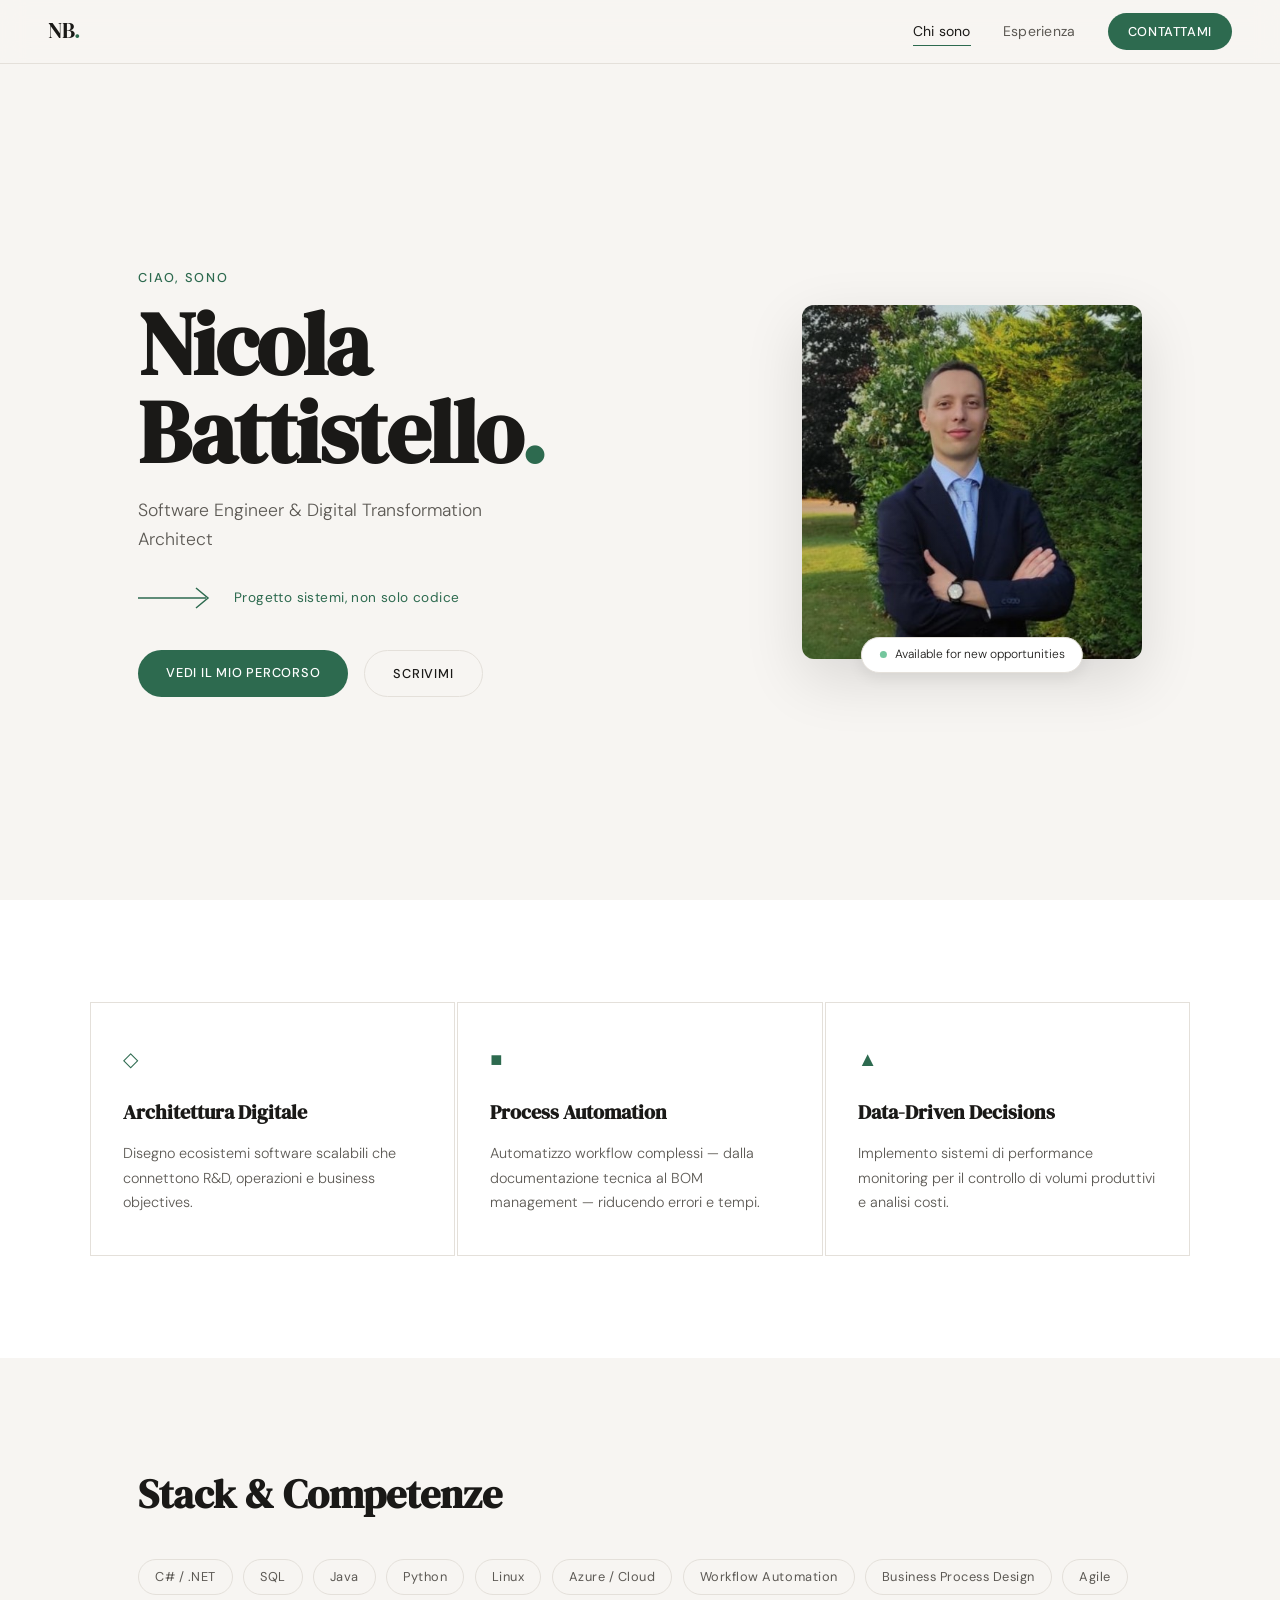
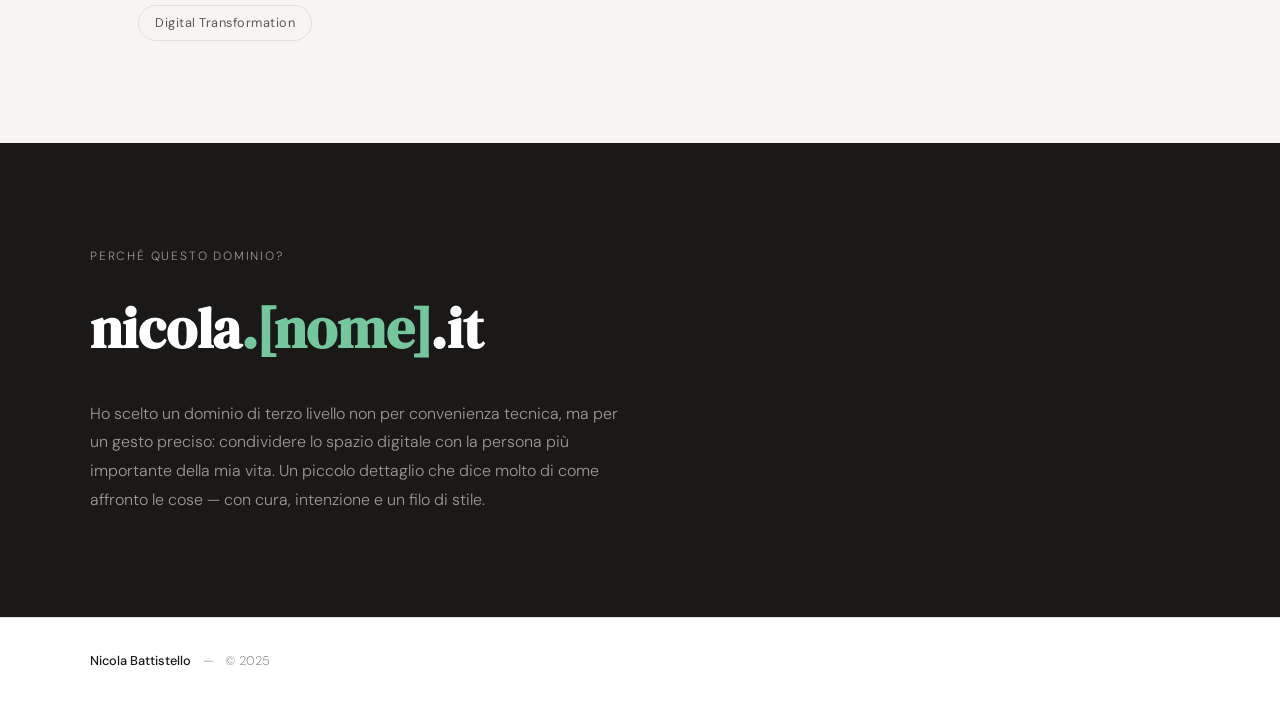
<file: preview.html>
<!DOCTYPE html>
<html lang="it">
<head>
  <meta charset="UTF-8">
  <meta name="viewport" content="width=device-width, initial-scale=1.0">
  <title>Nicola Battistello — Software Engineer</title>
  <link rel="preconnect" href="https://fonts.googleapis.com">
  <link href="https://fonts.googleapis.com/css2?family=DM+Serif+Display:ital@0;1&family=DM+Sans:wght@300;400;500&display=swap" rel="stylesheet">
  <style>/* ================================================
   Nicola Battistello — Personal Site
   style.css
   ================================================ */

/* -- Reset & Variables -- */
*, *::before, *::after { box-sizing: border-box; margin: 0; padding: 0; }

:root {
  --bg:       #F7F5F2;
  --surface:  #FFFFFF;
  --ink:      #1A1917;
  --ink-2:    #5C5954;
  --ink-3:    #9C9894;
  --accent:   #2D6A4F;
  --accent-2: #74C69D;
  --border:   #E4E0DA;
  --radius:   12px;
  --ff-serif: "DM Serif Display", serif;
  --ff-sans:  "DM Sans", sans-serif;
  --max-w:    1100px;
  --nav-h:    64px;
}

html { scroll-behavior: smooth; }

body {
  background: var(--bg);
  color: var(--ink);
  font-family: var(--ff-sans);
  font-weight: 300;
  font-size: 16px;
  line-height: 1.65;
  min-height: 100vh;
  overflow-x: hidden;
}

/* -- NAV -- */
.nav {
  position: fixed; top: 0; left: 0; right: 0;
  height: var(--nav-h);
  display: flex; align-items: center;
  justify-content: space-between;
  padding: 0 clamp(1.5rem, 5vw, 3rem);
  background: rgba(247,245,242,0.88);
  backdrop-filter: blur(12px);
  -webkit-backdrop-filter: blur(12px);
  border-bottom: 1px solid var(--border);
  z-index: 100;
  transition: box-shadow .3s;
}
.nav.scrolled { box-shadow: 0 4px 24px rgba(0,0,0,.06); }

.nav__logo {
  font-family: var(--ff-serif);
  font-size: 1.4rem;
  letter-spacing: -.5px;
  color: var(--ink);
  text-decoration: none;
}
.dot { color: var(--accent); }

.nav__links { display: flex; align-items: center; gap: 2rem; }

.nav__link {
  font-size: .875rem; font-weight: 400;
  color: var(--ink-2); text-decoration: none;
  letter-spacing: .02em; transition: color .2s;
  position: relative;
}
.nav__link::after {
  content: '';
  position: absolute; bottom: -3px; left: 0; right: 0;
  height: 1px; background: var(--accent);
  transform: scaleX(0); transform-origin: left;
  transition: transform .25s;
}
.nav__link:hover, .nav__link.active { color: var(--ink); }
.nav__link:hover::after, .nav__link.active::after { transform: scaleX(1); }

.nav__cta {
  font-size: .8rem; font-weight: 500;
  letter-spacing: .05em; text-transform: uppercase;
  color: var(--surface); background: var(--accent);
  padding: .5rem 1.25rem; border-radius: 100px;
  text-decoration: none; transition: background .2s, transform .2s;
}
.nav__cta:hover { background: var(--ink); transform: translateY(-1px); }

.nav__burger {
  display: none; flex-direction: column; gap: 5px;
  background: none; border: none; cursor: pointer; padding: 4px;
}
.nav__burger span { display: block; width: 22px; height: 1.5px; background: var(--ink); }

/* -- MOBILE MENU -- */
.mobile-menu {
  display: none; flex-direction: column; gap: .5rem;
  position: fixed; top: var(--nav-h); left: 0; right: 0;
  background: var(--surface); border-bottom: 1px solid var(--border);
  padding: 1.5rem 2rem; z-index: 99;
}
.mobile-menu a {
  color: var(--ink); text-decoration: none; font-size: 1.1rem;
  padding: .5rem 0; border-bottom: 1px solid var(--border);
}
.mobile-menu.open { display: flex; }

/* -- ANIMATIONS -- */
[data-anim] { opacity: 0; transform: translateY(28px); transition: opacity .7s ease, transform .7s ease; }
[data-anim="fade-in"] { transform: none; }
[data-anim].visible { opacity: 1; transform: translateY(0); }

/* -- LAYOUT -- */
main { padding-top: var(--nav-h); }

/* ================================================
   HOME — HERO
   ================================================ */
.hero {
  min-height: calc(100vh - var(--nav-h));
  max-width: var(--max-w); margin: 0 auto;
  padding: clamp(4rem, 10vh, 8rem) clamp(1.5rem, 5vw, 3rem);
  display: grid;
  grid-template-columns: 1fr auto;
  gap: 3rem; align-items: center;
}
.hero__pre {
  font-size: .8rem; font-weight: 500;
  letter-spacing: .15em; text-transform: uppercase;
  color: var(--accent); margin-bottom: .75rem;
}
.hero__name {
  font-family: var(--ff-serif);
  font-size: clamp(3rem, 7vw, 5.5rem);
  line-height: 1.0; letter-spacing: -1.5px; margin-bottom: 1.25rem;
}
.hero__title {
  font-size: clamp(.95rem, 2vw, 1.1rem);
  color: var(--ink-2); max-width: 380px; margin-bottom: 2rem;
}
.hero__arrow {
  display: flex; align-items: center; gap: 1rem;
  color: var(--accent); margin-bottom: 2.5rem;
  font-size: .85rem; font-weight: 400; letter-spacing: .03em;
}
.hero__arrow svg { width: 80px; flex-shrink: 0; }
.hero__actions { display: flex; flex-wrap: wrap; gap: 1rem; }

/* Photo */
.hero__photo { position: relative; flex-shrink: 0; }
.hero__photo-frame {
  width: clamp(220px, 28vw, 340px);
  aspect-ratio: 465 / 484;
  overflow: hidden; border-radius: var(--radius);
  box-shadow: 0 20px 60px rgba(0,0,0,.12); position: relative;
}
.hero__photo-frame::before {
  content: ''; position: absolute; inset: 0;
  background: linear-gradient(135deg, rgba(45,106,79,.08) 0%, transparent 60%);
  z-index: 1;
}
.hero__photo-frame img {
  width: 100%; height: 100%;
  object-fit: cover; object-position: center top; display: block;
}
.hero__badge {
  position: absolute; bottom: -14px; left: 50%; transform: translateX(-50%);
  background: var(--surface); border: 1px solid var(--border);
  border-radius: 100px; padding: .45rem 1.1rem;
  font-size: .75rem; white-space: nowrap;
  display: flex; align-items: center; gap: .5rem;
  box-shadow: 0 4px 16px rgba(0,0,0,.08);
}
.hero__badge-dot {
  width: 7px; height: 7px; border-radius: 50%;
  background: var(--accent-2); animation: pulse 2s ease-in-out infinite;
}
@keyframes pulse {
  0%, 100% { box-shadow: 0 0 0 0 rgba(116,198,157,.6); }
  50%       { box-shadow: 0 0 0 6px rgba(116,198,157,0); }
}

/* -- BUTTONS -- */
.btn {
  display: inline-block; font-size: .8rem; font-weight: 500;
  letter-spacing: .06em; text-transform: uppercase; text-decoration: none;
  padding: .75rem 1.75rem; border-radius: 100px;
  transition: background .2s, color .2s, transform .2s, box-shadow .2s;
}
.btn--primary { background: var(--accent); color: var(--surface); }
.btn--primary:hover {
  background: var(--ink); transform: translateY(-2px);
  box-shadow: 0 8px 24px rgba(45,106,79,.25);
}
.btn--ghost { background: transparent; color: var(--ink); border: 1px solid var(--border); }
.btn--ghost:hover { border-color: var(--ink); transform: translateY(-2px); }

/* -- PILLARS -- */
.pillars {
  background: var(--surface);
  padding: clamp(4rem, 8vw, 7rem) clamp(1.5rem, 5vw, 3rem);
}
.pillars__grid {
  max-width: var(--max-w); margin: 0 auto;
  display: grid; grid-template-columns: repeat(auto-fit, minmax(280px, 1fr)); gap: 2px;
}
.pillar { padding: 2.5rem 2rem; border: 1px solid var(--border); transition: background .25s; }
.pillar:hover { background: var(--bg); }
.pillar__icon { font-size: 1.25rem; color: var(--accent); margin-bottom: 1.25rem; }
.pillar h3 { font-family: var(--ff-serif); font-size: 1.25rem; margin-bottom: .75rem; }
.pillar p { color: var(--ink-2); font-size: .9rem; line-height: 1.7; }

/* -- STACK -- */
.stack {
  max-width: var(--max-w); margin: 0 auto;
  padding: clamp(4rem, 8vw, 7rem) clamp(1.5rem, 5vw, 3rem);
}
.section-title { font-family: var(--ff-serif); font-size: clamp(1.75rem, 4vw, 2.5rem); margin-bottom: 2rem; }
.stack__chips { display: flex; flex-wrap: wrap; gap: .65rem; }
.stack__chips span {
  font-size: .8rem; font-weight: 400; letter-spacing: .04em;
  padding: .4rem 1rem; border: 1px solid var(--border); border-radius: 100px;
  color: var(--ink-2); transition: border-color .2s, color .2s; cursor: default;
}
.stack__chips span:hover { border-color: var(--accent); color: var(--accent); }

/* -- DOMAIN NOTE -- */
.domain-note {
  background: var(--ink);
  padding: clamp(4rem, 8vw, 7rem) clamp(1.5rem, 5vw, 3rem);
}
.domain-note__inner { max-width: var(--max-w); margin: 0 auto; }
.domain-note__label {
  font-size: .75rem; letter-spacing: .15em; text-transform: uppercase;
  color: var(--ink-3); margin-bottom: 1rem;
}
.domain-note h2 {
  font-family: var(--ff-serif);
  font-size: clamp(2rem, 5vw, 3.5rem);
  color: var(--surface); margin-bottom: 1.5rem;
}
.accent { color: var(--accent-2); }
.domain-note p { color: var(--ink-3); max-width: 540px; line-height: 1.8; }

/* ================================================
   CV PAGE
   ================================================ */
.cv-page {
  max-width: var(--max-w); margin: 0 auto;
  padding: 0 clamp(1.5rem, 5vw, 3rem) 6rem;
}
.cv-header {
  padding: clamp(4rem, 8vh, 7rem) 0 3rem;
  border-bottom: 1px solid var(--border); margin-bottom: 4rem;
}
.cv-header h1 { font-family: var(--ff-serif); font-size: clamp(2.5rem, 6vw, 4rem); margin-bottom: 1rem; }
.cv-header p { color: var(--ink-2); max-width: 500px; }

/* -- TIMELINE -- */
.timeline { position: relative; padding-left: 2rem; margin-bottom: 5rem; }
.timeline::before {
  content: ''; position: absolute; left: 0; top: 8px; bottom: 0;
  width: 1px; background: var(--border);
}
.timeline__item { position: relative; margin-bottom: 3.5rem; padding-left: 2rem; }
.timeline__marker {
  position: absolute; left: -2.4rem; top: 6px;
  width: 10px; height: 10px; border-radius: 50%;
  background: var(--border); border: 2px solid var(--bg);
  box-shadow: 0 0 0 1px var(--border); transition: background .3s;
}
.timeline__item--current .timeline__marker { background: var(--accent); }
.timeline__item:hover .timeline__marker { background: var(--accent); }
.timeline__meta { display: flex; flex-wrap: wrap; align-items: center; gap: .75rem; margin-bottom: .5rem; }
.timeline__company { font-size: .75rem; font-weight: 500; letter-spacing: .1em; text-transform: uppercase; color: var(--accent); }
.timeline__period { font-size: .8rem; color: var(--ink-3); }
.timeline__role { font-family: var(--ff-serif); font-size: 1.4rem; line-height: 1.3; margin-bottom: 1rem; }
.timeline__role em { font-style: italic; color: var(--ink-2); }
.timeline__points { list-style: none; display: flex; flex-direction: column; gap: .6rem; }
.timeline__points li {
  font-size: .9rem; color: var(--ink-2);
  padding-left: 1.25rem; position: relative; line-height: 1.6;
}
.timeline__points li::before {
  content: '—'; position: absolute; left: 0;
  color: var(--accent-2); font-size: .75rem; top: .15rem;
}

/* -- EDUCATION -- */
.education { margin-bottom: 5rem; }
.edu__grid { display: flex; flex-direction: column; gap: 1.5rem; margin-top: 2rem; }
.edu__item {
  display: flex; gap: 2rem; align-items: flex-start;
  padding: 1.5rem; border: 1px solid var(--border);
  border-radius: var(--radius); transition: box-shadow .25s;
}
.edu__item:hover { box-shadow: 0 4px 20px rgba(0,0,0,.06); }
.edu__year { font-family: var(--ff-serif); font-size: 1.5rem; color: var(--ink-3); flex-shrink: 0; min-width: 4rem; }
.edu__item strong { font-weight: 500; display: block; margin-bottom: .25rem; }
.edu__item p { color: var(--ink-2); font-size: .875rem; }

/* -- CV CTA -- */
.cv-cta {
  text-align: center; padding: 4rem 2rem;
  background: var(--surface); border: 1px solid var(--border); border-radius: var(--radius);
}
.cv-cta h2 { font-family: var(--ff-serif); font-size: clamp(1.75rem, 4vw, 2.5rem); margin-bottom: 1rem; }
.cv-cta p { color: var(--ink-2); margin-bottom: 2rem; }
.cv-cta .hero__actions { justify-content: center; }

/* -- FOOTER -- */
.footer { padding: 2rem clamp(1.5rem, 5vw, 3rem); border-top: 1px solid var(--border); background: var(--surface); }
.footer__inner {
  max-width: var(--max-w); margin: 0 auto;
  display: flex; gap: .75rem; align-items: center;
  font-size: .8rem; color: var(--ink-3);
}
.footer__name { color: var(--ink); font-weight: 500; }

/* ================================================
   RESPONSIVE
   ================================================ */
@media (max-width: 768px) {
  .hero { grid-template-columns: 1fr; text-align: center; min-height: unset; padding-top: 3rem; }
  .hero__text { order: 2; }
  .hero__photo { order: 1; display: flex; flex-direction: column; align-items: center; }
  .hero__photo-frame { width: min(240px, 70vw); }
  .hero__title { margin: 0 auto 2rem; }
  .hero__arrow { justify-content: center; }
  .hero__actions { justify-content: center; }
  .nav__links { display: none; }
  .nav__burger { display: flex; }
  .timeline { padding-left: 1rem; }
  .edu__item { flex-direction: column; gap: .5rem; }
}

/* -- PAGE SWITCHER (static preview only) -- */
.page { display: none; }
.page.active { display: block; }
</style>
</head>
<body>

<nav class="nav" id="nav">
  <div class="nav__logo">NB<span class="dot">.</span></div>
  <div class="nav__links">
    <a href="#" class="nav__link active" id="link-home" onclick="showPage('home',this);return false;">Chi sono</a>
    <a href="#" class="nav__link" id="link-cv" onclick="showPage('cv',this);return false;">Esperienza</a>
    <a href="mailto:nicolabat1992@gmail.com" class="nav__cta">Contattami</a>
  </div>
  <button class="nav__burger" id="burger" aria-label="Menu">
    <span></span><span></span><span></span>
  </button>
</nav>

<div class="mobile-menu" id="mobileMenu">
  <a href="#" onclick="showPage('home',document.getElementById('link-home'));return false;">Chi sono</a>
  <a href="#" onclick="showPage('cv',document.getElementById('link-cv'));return false;">Esperienza</a>
  <a href="mailto:nicolabat1992@gmail.com">Contattami</a>
</div>

<!-- ===== HOME ===== -->
<div class="page active" id="page-home">
<main class="home">

  <section class="hero">
    <div class="hero__text" data-anim="fade-up">
      <p class="hero__pre">Ciao, sono</p>
      <h1 class="hero__name">Nicola<br>Battistello<span class="dot">.</span></h1>
      <p class="hero__title">Software Engineer &amp; Digital Transformation Architect</p>
      <div class="hero__arrow" aria-hidden="true">
        <svg viewBox="0 0 80 24" fill="none" xmlns="http://www.w3.org/2000/svg">
          <line x1="0" y1="12" x2="68" y2="12" stroke="currentColor" stroke-width="1.5"/>
          <polyline points="58,2 70,12 58,22" stroke="currentColor" stroke-width="1.5" fill="none"/>
        </svg>
        <span>Progetto sistemi, non solo codice</span>
      </div>
      <div class="hero__actions">
        <a href="#" class="btn btn--primary" onclick="showPage('cv',document.getElementById('link-cv'));return false;">Vedi il mio percorso</a>
        <a href="mailto:nicolabat1992@gmail.com" class="btn btn--ghost">Scrivimi</a>
      </div>
    </div>
    <div class="hero__photo" data-anim="fade-in">
      <div class="hero__photo-frame">
        <img src="[data-uri]" alt="Nicola Battistello" width="465" height="484">
      </div>
      <div class="hero__badge">
        <span class="hero__badge-dot"></span>
        Available for new opportunities
      </div>
    </div>
  </section>

  <section class="pillars" data-anim="fade-up">
    <div class="pillars__grid">
      <div class="pillar">
        <div class="pillar__icon">&#9671;</div>
        <h3>Architettura Digitale</h3>
        <p>Disegno ecosistemi software scalabili che connettono R&amp;D, operazioni e business objectives.</p>
      </div>
      <div class="pillar">
        <div class="pillar__icon">&#9632;</div>
        <h3>Process Automation</h3>
        <p>Automatizzo workflow complessi — dalla documentazione tecnica al BOM management — riducendo errori e tempi.</p>
      </div>
      <div class="pillar">
        <div class="pillar__icon">&#9650;</div>
        <h3>Data-Driven Decisions</h3>
        <p>Implemento sistemi di performance monitoring per il controllo di volumi produttivi e analisi costi.</p>
      </div>
    </div>
  </section>

  <section class="stack" data-anim="fade-up">
    <h2 class="section-title">Stack &amp; Competenze</h2>
    <div class="stack__chips">
      <span>C# / .NET</span><span>SQL</span><span>Java</span><span>Python</span>
      <span>Linux</span><span>Azure / Cloud</span><span>Workflow Automation</span>
      <span>Business Process Design</span><span>Agile</span><span>Digital Transformation</span>
    </div>
  </section>

  <section class="domain-note" data-anim="fade-up">
    <div class="domain-note__inner">
      <p class="domain-note__label">Perch&eacute; questo dominio?</p>
      <h2>nicola<span class="accent">.[nome]</span>.it</h2>
      <p>Ho scelto un dominio di terzo livello non per convenienza tecnica, ma per un gesto preciso: condividere lo spazio digitale con la persona più importante della mia vita. Un piccolo dettaglio che dice molto di come affronto le cose — con cura, intenzione e un filo di stile.</p>
    </div>
  </section>

</main>
</div>

<!-- ===== CV ===== -->
<div class="page" id="page-cv">
<main class="cv-page">

  <div class="cv-header" data-anim="fade-up">
    <h1>Percorso Professionale</h1>
    <p>Oltre 6 anni di esperienza in ingegneria software, trasformazione digitale e architettura di processo.</p>
  </div>

  <section class="timeline" data-anim="fade-up">
    <div class="timeline__item timeline__item--current">
      <div class="timeline__marker"></div>
      <div class="timeline__content">
        <div class="timeline__meta">
          <span class="timeline__company">EPTA GROUP</span>
          <span class="timeline__period">Dic 2019 &mdash; Presente</span>
        </div>
        <h3 class="timeline__role">R&amp;D Software Engineer<br><em>Digital Transformation &amp; Process Architect</em></h3>
        <ul class="timeline__points">
          <li>Sviluppo di software ecosystems che collegano R&amp;D a tutti gli stakeholder interni ed esterni.</li>
          <li>Ottimizzazione di processi interni e data management: automazione di workflow complessi in documentazione tecnica e BOM management.</li>
          <li>Implementazione di sistemi di performance monitoring per controllo volumi e analisi costi.</li>
        </ul>
      </div>
    </div>
    <div class="timeline__item">
      <div class="timeline__marker"></div>
      <div class="timeline__content">
        <div class="timeline__meta">
          <span class="timeline__company">ARUBA BUSINESS</span>
          <span class="timeline__period">Apr 2018 &mdash; Dic 2019</span>
        </div>
        <h3 class="timeline__role">Technical Help Desk Specialist</h3>
        <ul class="timeline__points">
          <li>B2B Technical Support EN/IT: Linux/Windows Servers, IIS/Apache/Nginx, database SQL.</li>
          <li>Gestione DNS, SSL, Veeam Backups, sistemi VoIP e troubleshooting PHP/CMS.</li>
        </ul>
      </div>
    </div>
    <div class="timeline__item">
      <div class="timeline__marker"></div>
      <div class="timeline__content">
        <div class="timeline__meta">
          <span class="timeline__company">ARUBA BUSINESS</span>
          <span class="timeline__period">Set 2017 &mdash; Mar 2018</span>
        </div>
        <h3 class="timeline__role">Stage &mdash; Cyber Security</h3>
        <ul class="timeline__points">
          <li>Threat modeling e security assessment per reti aziendali.</li>
          <li>Implementazione di framework di sicurezza infrastrutturale.</li>
        </ul>
      </div>
    </div>
  </section>

  <section class="education" data-anim="fade-up">
    <h2 class="section-title">Formazione</h2>
    <div class="edu__grid">
      <div class="edu__item">
        <span class="edu__year">2018</span>
        <div>
          <strong>Laurea Magistrale in Ingegneria Informatica e dell'Automazione</strong>
          <p>Universit&agrave; degli Studi di Ferrara</p>
        </div>
      </div>
      <div class="edu__item">
        <span class="edu__year">2015</span>
        <div>
          <strong>Laurea Triennale in Ingegneria Informatica</strong>
          <p>Universit&agrave; degli Studi di Ferrara</p>
        </div>
      </div>
      <div class="edu__item">
        <span class="edu__year">2011</span>
        <div>
          <strong>Diploma Scientifico</strong>
          <p>Liceo Scientifico Paleocapa, Rovigo</p>
        </div>
      </div>
    </div>
  </section>

  <section class="cv-cta" data-anim="fade-up">
    <h2>Hai un progetto ambizioso?</h2>
    <p>Sono aperto a nuove opportunit&agrave; che richiedano visione sistemica, innovazione e impatto reale.</p>
    <div class="hero__actions">
      <a href="mailto:nicolabat1992@gmail.com" class="btn btn--primary">nicolabat1992@gmail.com</a>
      <a href="tel:+393490582053" class="btn btn--ghost">+39 349 058 2053</a>
    </div>
  </section>

</main>
</div>

<footer class="footer">
  <div class="footer__inner">
    <span class="footer__name">Nicola Battistello</span>
    <span class="footer__sep">&mdash;</span>
    <span class="footer__copy">&copy; 2025</span>
  </div>
</footer>

<script>
// main.js — Nicola Battistello personal site

(function () {
  "use strict";

  // NAV scroll shadow
  const nav = document.getElementById("nav");
  window.addEventListener("scroll", () => {
    nav.classList.toggle("scrolled", window.scrollY > 10);
  });

  // Mobile menu toggle
  const burger = document.getElementById("burger");
  const mobileMenu = document.getElementById("mobileMenu");
  if (burger && mobileMenu) {
    burger.addEventListener("click", () => {
      mobileMenu.classList.toggle("open");
    });
    // close on link click
    mobileMenu.querySelectorAll("a").forEach(a =>
      a.addEventListener("click", () => mobileMenu.classList.remove("open"))
    );
  }

  // Intersection Observer — entrance animations
  const animEls = document.querySelectorAll("[data-anim]");
  if (animEls.length) {
    const observer = new IntersectionObserver((entries) => {
      entries.forEach(entry => {
        if (entry.isIntersecting) {
          entry.target.classList.add("visible");
          observer.unobserve(entry.target);
        }
      });
    }, { threshold: 0.12 });

    animEls.forEach((el, i) => {
      el.style.transitionDelay = (i % 4) * 0.08 + "s";
      observer.observe(el);
    });
  }

  // Hero elements animate on load immediately
  document.querySelectorAll(".hero [data-anim]").forEach((el, i) => {
    setTimeout(() => el.classList.add("visible"), 100 + i * 150);
  });

})();


function showPage(id, linkEl) {
  document.querySelectorAll('.page').forEach(p => p.classList.remove('active'));
  document.querySelectorAll('.nav__link').forEach(l => l.classList.remove('active'));
  document.getElementById('page-' + id).classList.add('active');
  if (linkEl) linkEl.classList.add('active');
  document.querySelectorAll('#page-' + id + ' [data-anim]').forEach((el, i) => {
    el.classList.remove('visible');
    setTimeout(() => el.classList.add('visible'), 80 + i * 100);
  });
  window.scrollTo({top: 0, behavior: 'smooth'});
}

// Trigger home animations on load
setTimeout(() => {
  document.querySelectorAll('#page-home [data-anim]').forEach((el, i) => {
    setTimeout(() => el.classList.add('visible'), 100 + i * 120);
  });
}, 80);
</script>
</body>
</html>
</file>
